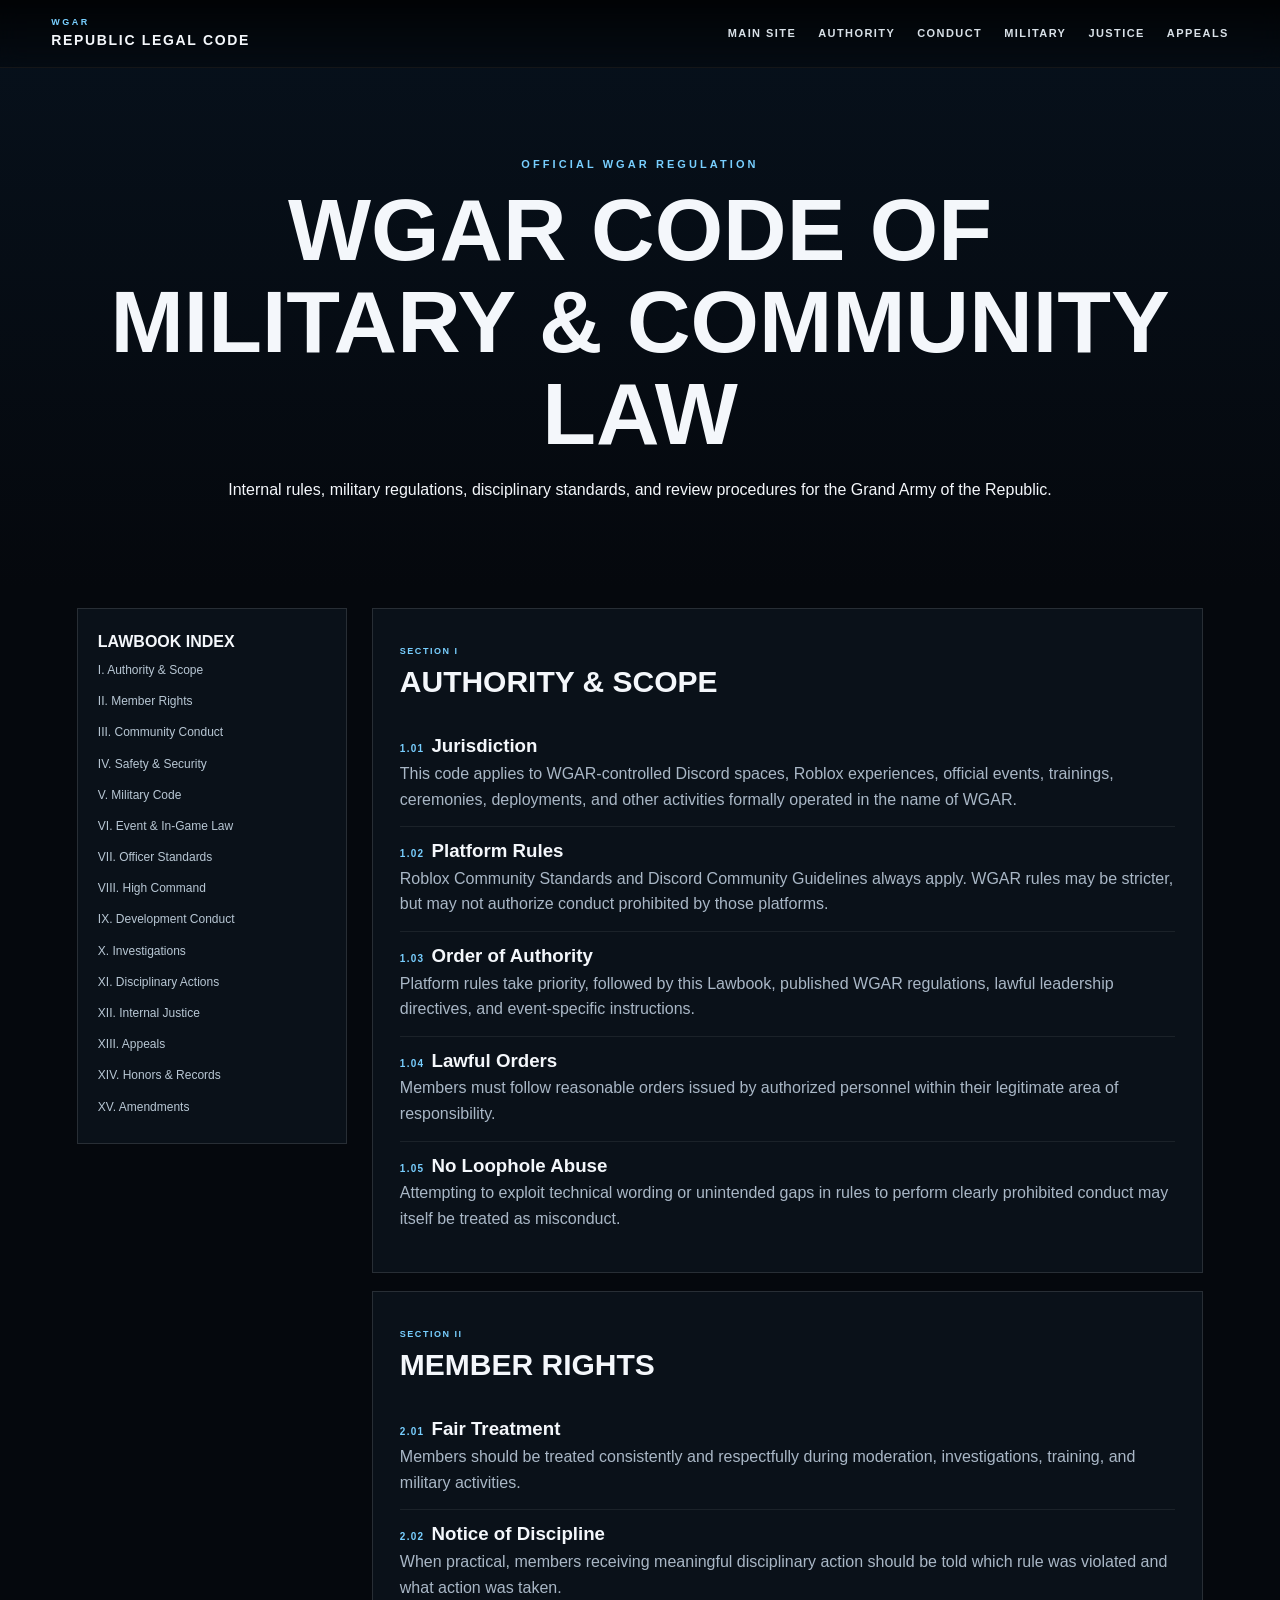
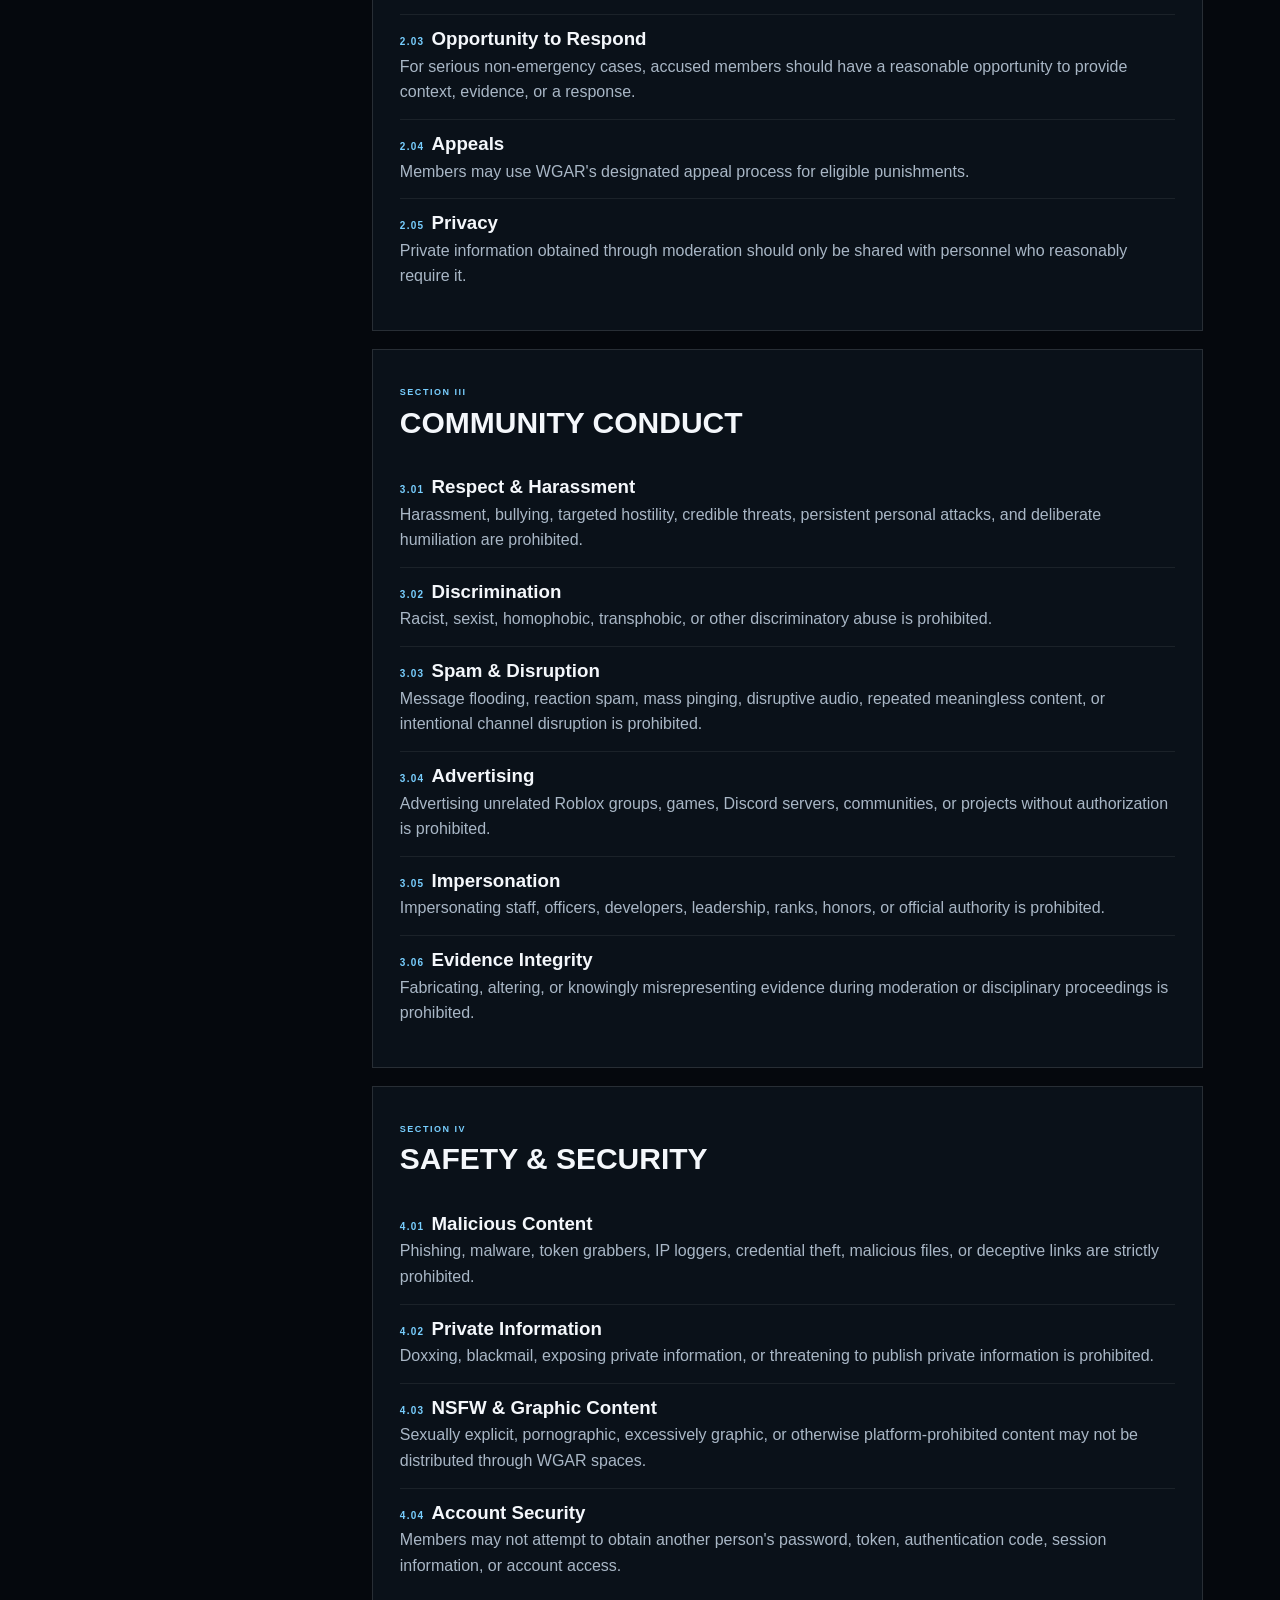
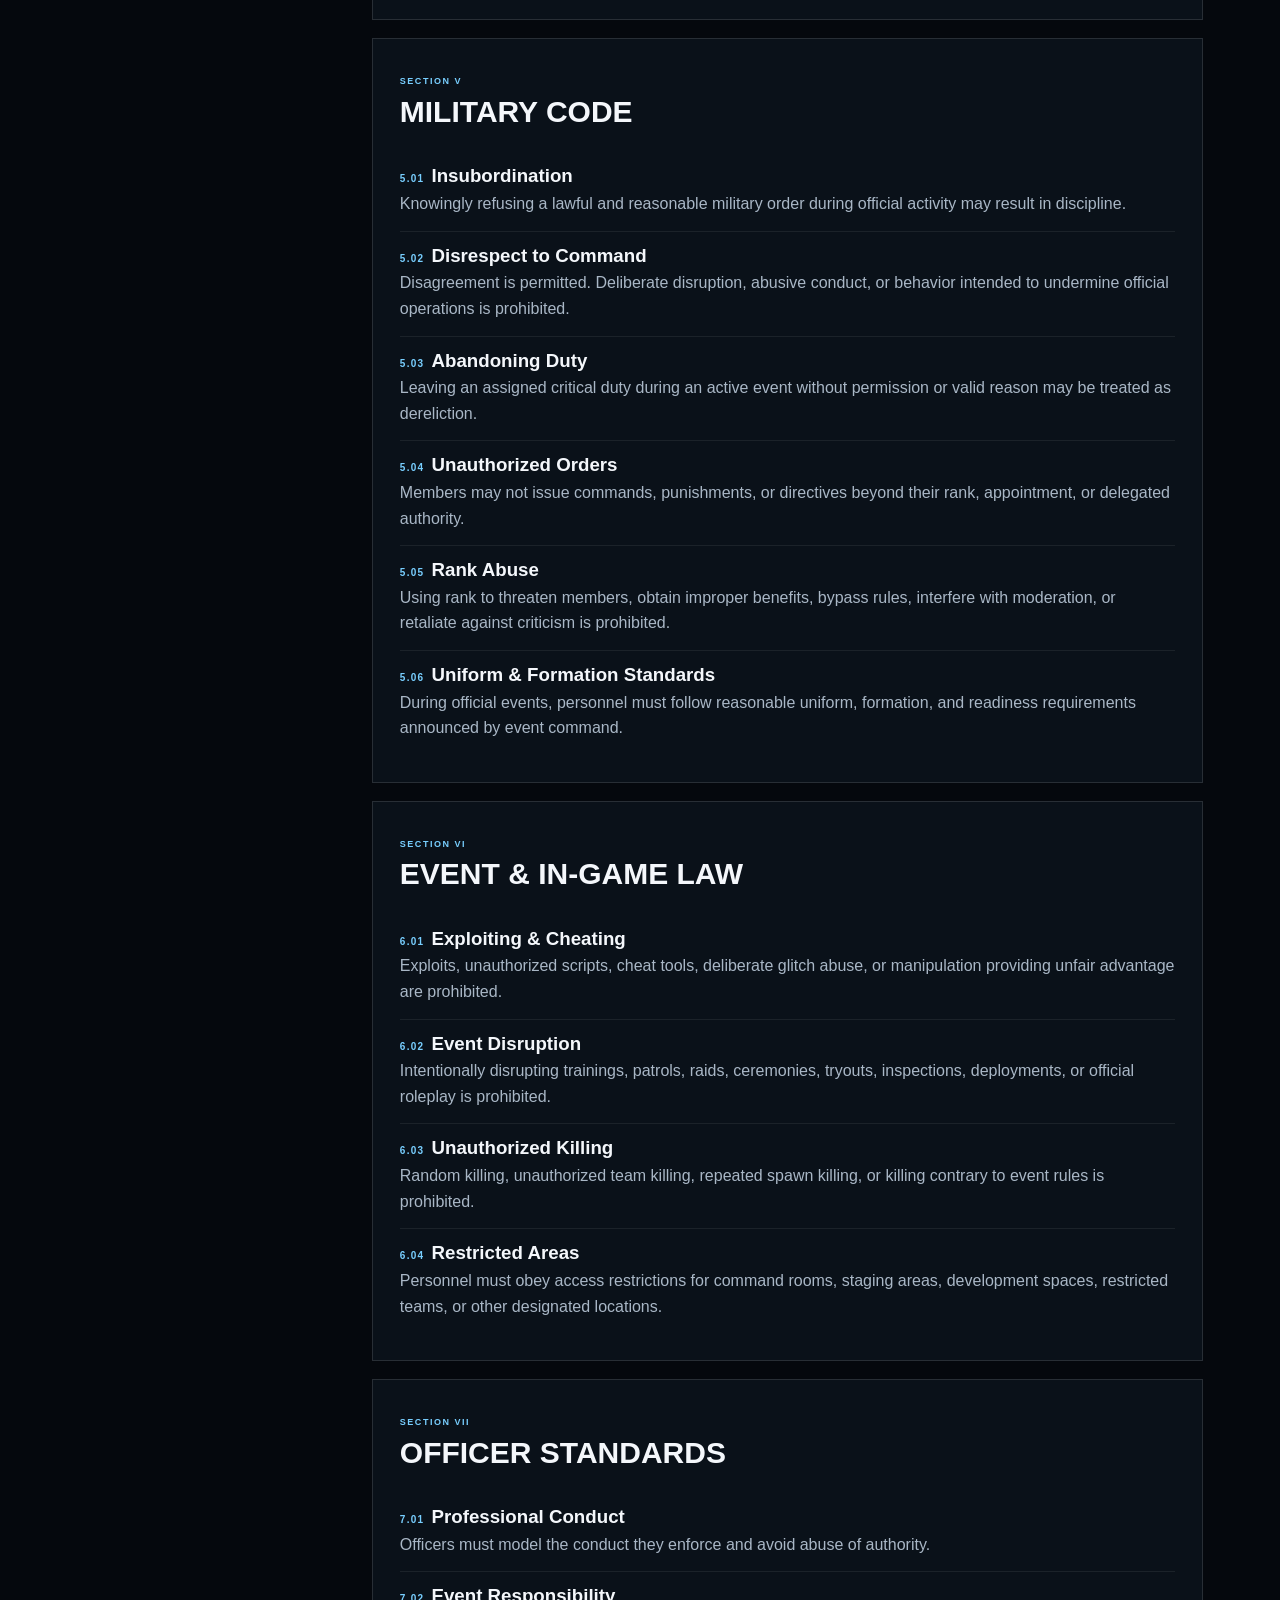
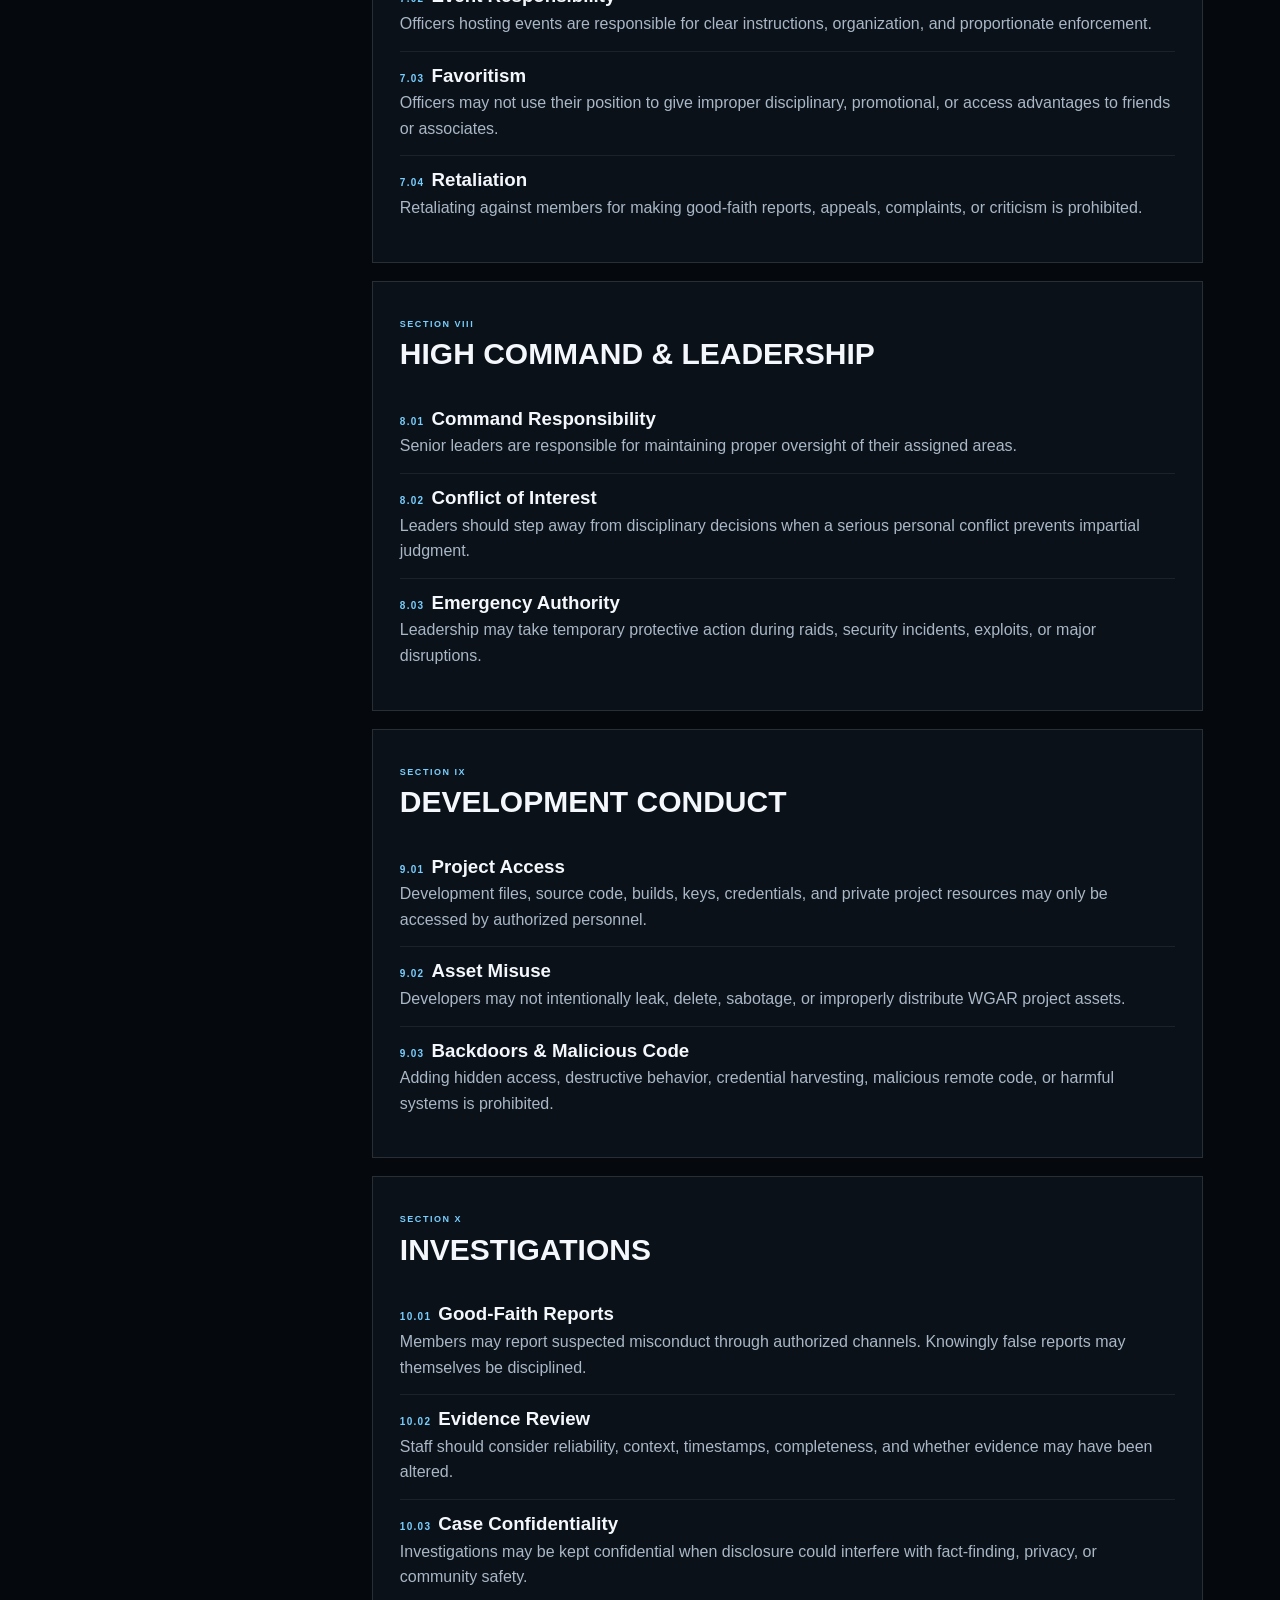
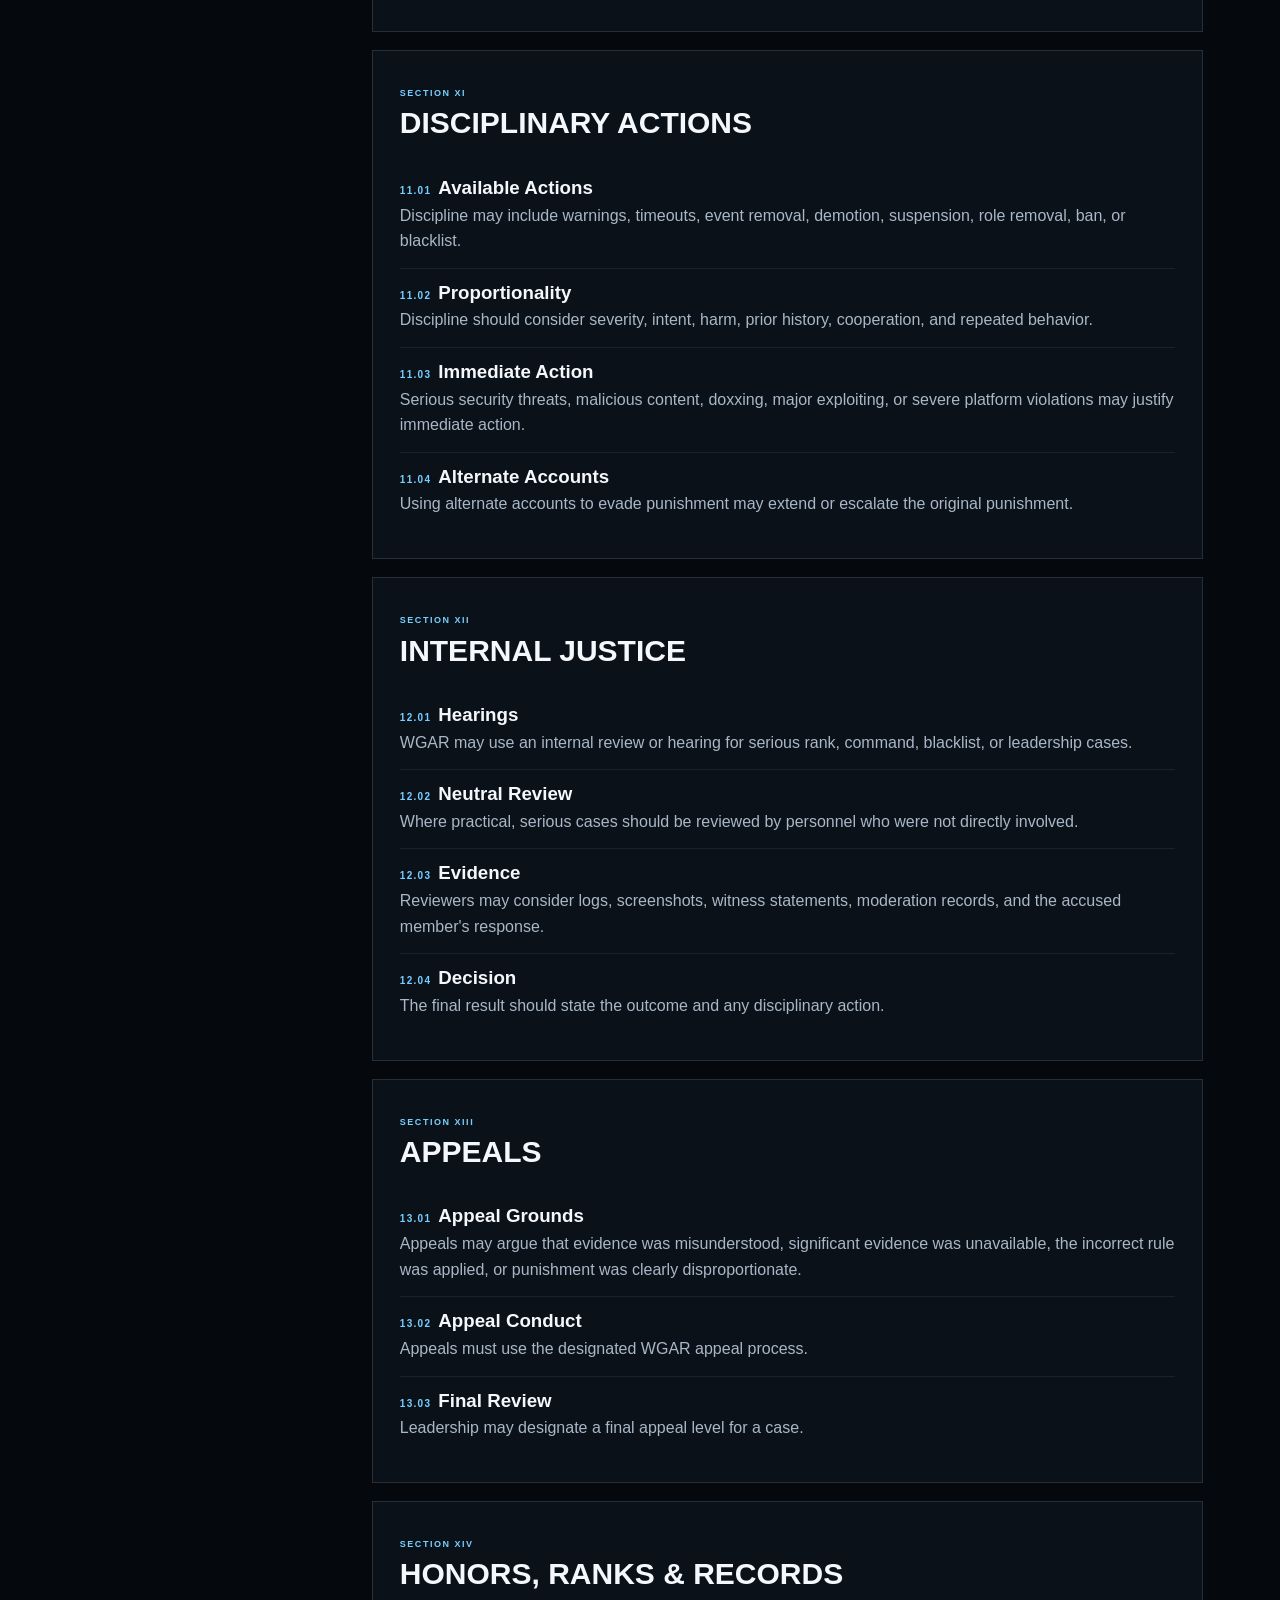
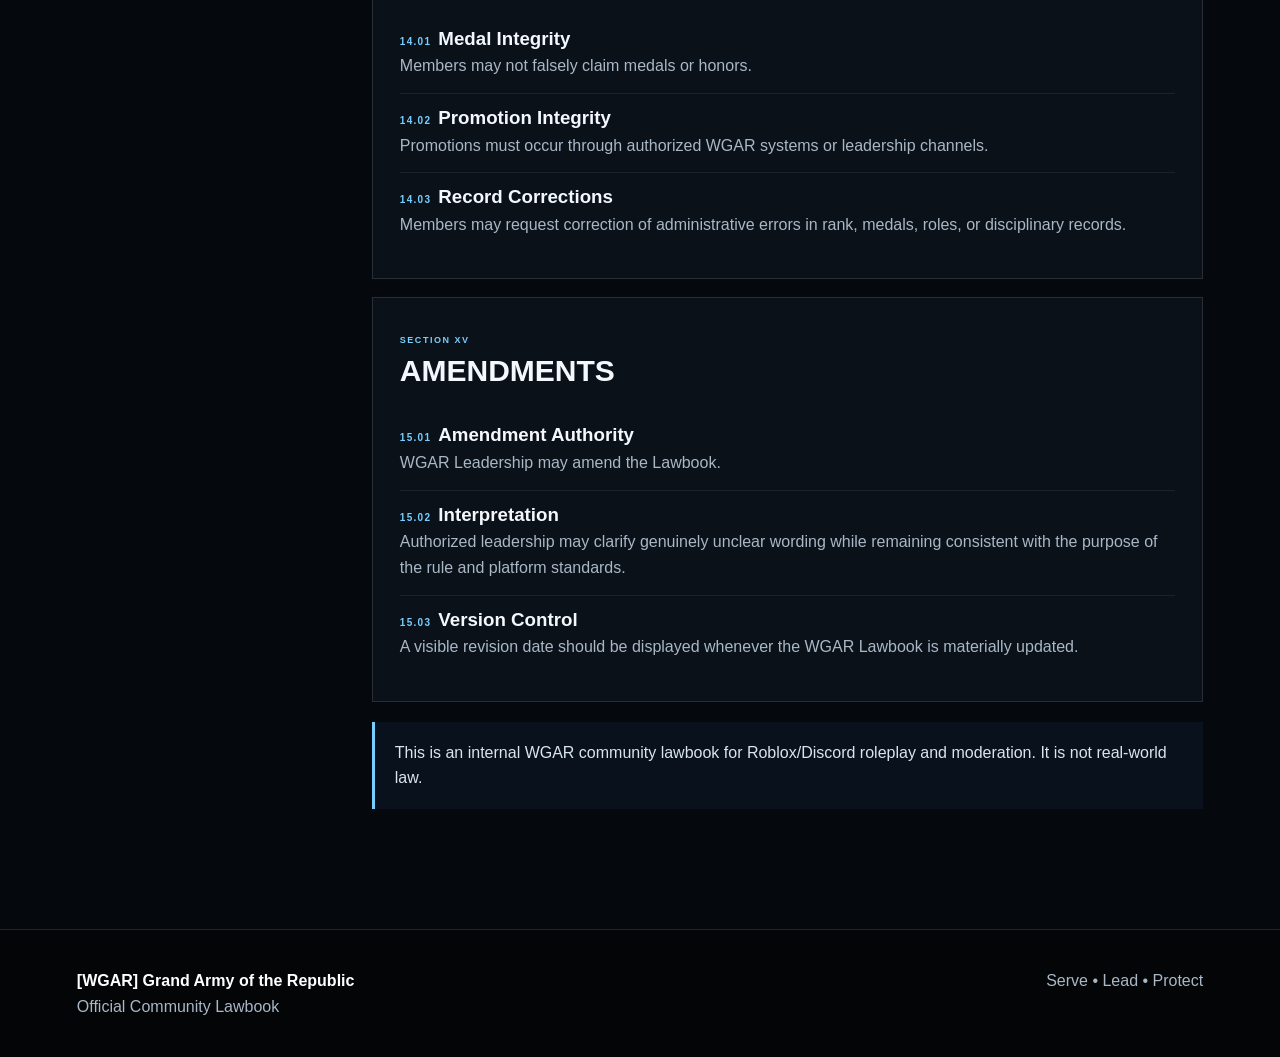
<file: laws.html>
<!doctype html><html lang="en"><head><meta charset="utf-8"><meta name="viewport" content="width=device-width,initial-scale=1">
<title>WGAR Lawbook</title><link rel="stylesheet" href="styles.css"></head><body>
<header class="site-nav"><a class="brand" href="index.html"><small>WGAR</small>Republic Legal Code</a>
<button class="menu" onclick="document.querySelector('.nav-links').classList.toggle('open')">MENU</button>
<nav class="nav-links"><a href="index.html">Main Site</a><a href="#authority">Authority</a><a href="#conduct">Conduct</a><a href="#military">Military</a><a href="#justice">Justice</a><a href="#appeals">Appeals</a></nav></header>
<section class="law-hero"><span class="eyebrow">Official WGAR Regulation</span><h1>WGAR Code of Military & Community Law</h1><p>Internal rules, military regulations, disciplinary standards, and review procedures for the Grand Army of the Republic.</p></section>
<div class="law-layout"><aside class="toc"><strong>LAWBOOK INDEX</strong>
<a href="#authority">I. Authority & Scope</a><a href="#rights">II. Member Rights</a><a href="#conduct">III. Community Conduct</a><a href="#security">IV. Safety & Security</a>
<a href="#military">V. Military Code</a><a href="#events">VI. Event & In-Game Law</a><a href="#officers">VII. Officer Standards</a><a href="#hicom">VIII. High Command</a>
<a href="#development">IX. Development Conduct</a><a href="#investigations">X. Investigations</a><a href="#penalties">XI. Disciplinary Actions</a><a href="#justice">XII. Internal Justice</a>
<a href="#appeals">XIII. Appeals</a><a href="#records">XIV. Honors & Records</a><a href="#amendments">XV. Amendments</a></aside><main>
<section id="authority" class="law-section"><span class="tag">SECTION I</span><h2>Authority & Scope</h2><div class="law-item"><h3><span class="law-code">1.01</span>Jurisdiction</h3><p>This code applies to WGAR-controlled Discord spaces, Roblox experiences, official events, trainings, ceremonies, deployments, and other activities formally operated in the name of WGAR.</p></div><div class="law-item"><h3><span class="law-code">1.02</span>Platform Rules</h3><p>Roblox Community Standards and Discord Community Guidelines always apply. WGAR rules may be stricter, but may not authorize conduct prohibited by those platforms.</p></div><div class="law-item"><h3><span class="law-code">1.03</span>Order of Authority</h3><p>Platform rules take priority, followed by this Lawbook, published WGAR regulations, lawful leadership directives, and event-specific instructions.</p></div><div class="law-item"><h3><span class="law-code">1.04</span>Lawful Orders</h3><p>Members must follow reasonable orders issued by authorized personnel within their legitimate area of responsibility.</p></div><div class="law-item"><h3><span class="law-code">1.05</span>No Loophole Abuse</h3><p>Attempting to exploit technical wording or unintended gaps in rules to perform clearly prohibited conduct may itself be treated as misconduct.</p></div></section><section id="rights" class="law-section"><span class="tag">SECTION II</span><h2>Member Rights</h2><div class="law-item"><h3><span class="law-code">2.01</span>Fair Treatment</h3><p>Members should be treated consistently and respectfully during moderation, investigations, training, and military activities.</p></div><div class="law-item"><h3><span class="law-code">2.02</span>Notice of Discipline</h3><p>When practical, members receiving meaningful disciplinary action should be told which rule was violated and what action was taken.</p></div><div class="law-item"><h3><span class="law-code">2.03</span>Opportunity to Respond</h3><p>For serious non-emergency cases, accused members should have a reasonable opportunity to provide context, evidence, or a response.</p></div><div class="law-item"><h3><span class="law-code">2.04</span>Appeals</h3><p>Members may use WGAR's designated appeal process for eligible punishments.</p></div><div class="law-item"><h3><span class="law-code">2.05</span>Privacy</h3><p>Private information obtained through moderation should only be shared with personnel who reasonably require it.</p></div></section><section id="conduct" class="law-section"><span class="tag">SECTION III</span><h2>Community Conduct</h2><div class="law-item"><h3><span class="law-code">3.01</span>Respect & Harassment</h3><p>Harassment, bullying, targeted hostility, credible threats, persistent personal attacks, and deliberate humiliation are prohibited.</p></div><div class="law-item"><h3><span class="law-code">3.02</span>Discrimination</h3><p>Racist, sexist, homophobic, transphobic, or other discriminatory abuse is prohibited.</p></div><div class="law-item"><h3><span class="law-code">3.03</span>Spam & Disruption</h3><p>Message flooding, reaction spam, mass pinging, disruptive audio, repeated meaningless content, or intentional channel disruption is prohibited.</p></div><div class="law-item"><h3><span class="law-code">3.04</span>Advertising</h3><p>Advertising unrelated Roblox groups, games, Discord servers, communities, or projects without authorization is prohibited.</p></div><div class="law-item"><h3><span class="law-code">3.05</span>Impersonation</h3><p>Impersonating staff, officers, developers, leadership, ranks, honors, or official authority is prohibited.</p></div><div class="law-item"><h3><span class="law-code">3.06</span>Evidence Integrity</h3><p>Fabricating, altering, or knowingly misrepresenting evidence during moderation or disciplinary proceedings is prohibited.</p></div></section><section id="security" class="law-section"><span class="tag">SECTION IV</span><h2>Safety & Security</h2><div class="law-item"><h3><span class="law-code">4.01</span>Malicious Content</h3><p>Phishing, malware, token grabbers, IP loggers, credential theft, malicious files, or deceptive links are strictly prohibited.</p></div><div class="law-item"><h3><span class="law-code">4.02</span>Private Information</h3><p>Doxxing, blackmail, exposing private information, or threatening to publish private information is prohibited.</p></div><div class="law-item"><h3><span class="law-code">4.03</span>NSFW & Graphic Content</h3><p>Sexually explicit, pornographic, excessively graphic, or otherwise platform-prohibited content may not be distributed through WGAR spaces.</p></div><div class="law-item"><h3><span class="law-code">4.04</span>Account Security</h3><p>Members may not attempt to obtain another person's password, token, authentication code, session information, or account access.</p></div></section><section id="military" class="law-section"><span class="tag">SECTION V</span><h2>Military Code</h2><div class="law-item"><h3><span class="law-code">5.01</span>Insubordination</h3><p>Knowingly refusing a lawful and reasonable military order during official activity may result in discipline.</p></div><div class="law-item"><h3><span class="law-code">5.02</span>Disrespect to Command</h3><p>Disagreement is permitted. Deliberate disruption, abusive conduct, or behavior intended to undermine official operations is prohibited.</p></div><div class="law-item"><h3><span class="law-code">5.03</span>Abandoning Duty</h3><p>Leaving an assigned critical duty during an active event without permission or valid reason may be treated as dereliction.</p></div><div class="law-item"><h3><span class="law-code">5.04</span>Unauthorized Orders</h3><p>Members may not issue commands, punishments, or directives beyond their rank, appointment, or delegated authority.</p></div><div class="law-item"><h3><span class="law-code">5.05</span>Rank Abuse</h3><p>Using rank to threaten members, obtain improper benefits, bypass rules, interfere with moderation, or retaliate against criticism is prohibited.</p></div><div class="law-item"><h3><span class="law-code">5.06</span>Uniform & Formation Standards</h3><p>During official events, personnel must follow reasonable uniform, formation, and readiness requirements announced by event command.</p></div></section><section id="events" class="law-section"><span class="tag">SECTION VI</span><h2>Event & In-Game Law</h2><div class="law-item"><h3><span class="law-code">6.01</span>Exploiting & Cheating</h3><p>Exploits, unauthorized scripts, cheat tools, deliberate glitch abuse, or manipulation providing unfair advantage are prohibited.</p></div><div class="law-item"><h3><span class="law-code">6.02</span>Event Disruption</h3><p>Intentionally disrupting trainings, patrols, raids, ceremonies, tryouts, inspections, deployments, or official roleplay is prohibited.</p></div><div class="law-item"><h3><span class="law-code">6.03</span>Unauthorized Killing</h3><p>Random killing, unauthorized team killing, repeated spawn killing, or killing contrary to event rules is prohibited.</p></div><div class="law-item"><h3><span class="law-code">6.04</span>Restricted Areas</h3><p>Personnel must obey access restrictions for command rooms, staging areas, development spaces, restricted teams, or other designated locations.</p></div></section><section id="officers" class="law-section"><span class="tag">SECTION VII</span><h2>Officer Standards</h2><div class="law-item"><h3><span class="law-code">7.01</span>Professional Conduct</h3><p>Officers must model the conduct they enforce and avoid abuse of authority.</p></div><div class="law-item"><h3><span class="law-code">7.02</span>Event Responsibility</h3><p>Officers hosting events are responsible for clear instructions, organization, and proportionate enforcement.</p></div><div class="law-item"><h3><span class="law-code">7.03</span>Favoritism</h3><p>Officers may not use their position to give improper disciplinary, promotional, or access advantages to friends or associates.</p></div><div class="law-item"><h3><span class="law-code">7.04</span>Retaliation</h3><p>Retaliating against members for making good-faith reports, appeals, complaints, or criticism is prohibited.</p></div></section><section id="hicom" class="law-section"><span class="tag">SECTION VIII</span><h2>High Command & Leadership</h2><div class="law-item"><h3><span class="law-code">8.01</span>Command Responsibility</h3><p>Senior leaders are responsible for maintaining proper oversight of their assigned areas.</p></div><div class="law-item"><h3><span class="law-code">8.02</span>Conflict of Interest</h3><p>Leaders should step away from disciplinary decisions when a serious personal conflict prevents impartial judgment.</p></div><div class="law-item"><h3><span class="law-code">8.03</span>Emergency Authority</h3><p>Leadership may take temporary protective action during raids, security incidents, exploits, or major disruptions.</p></div></section><section id="development" class="law-section"><span class="tag">SECTION IX</span><h2>Development Conduct</h2><div class="law-item"><h3><span class="law-code">9.01</span>Project Access</h3><p>Development files, source code, builds, keys, credentials, and private project resources may only be accessed by authorized personnel.</p></div><div class="law-item"><h3><span class="law-code">9.02</span>Asset Misuse</h3><p>Developers may not intentionally leak, delete, sabotage, or improperly distribute WGAR project assets.</p></div><div class="law-item"><h3><span class="law-code">9.03</span>Backdoors & Malicious Code</h3><p>Adding hidden access, destructive behavior, credential harvesting, malicious remote code, or harmful systems is prohibited.</p></div></section><section id="investigations" class="law-section"><span class="tag">SECTION X</span><h2>Investigations</h2><div class="law-item"><h3><span class="law-code">10.01</span>Good-Faith Reports</h3><p>Members may report suspected misconduct through authorized channels. Knowingly false reports may themselves be disciplined.</p></div><div class="law-item"><h3><span class="law-code">10.02</span>Evidence Review</h3><p>Staff should consider reliability, context, timestamps, completeness, and whether evidence may have been altered.</p></div><div class="law-item"><h3><span class="law-code">10.03</span>Case Confidentiality</h3><p>Investigations may be kept confidential when disclosure could interfere with fact-finding, privacy, or community safety.</p></div></section><section id="penalties" class="law-section"><span class="tag">SECTION XI</span><h2>Disciplinary Actions</h2><div class="law-item"><h3><span class="law-code">11.01</span>Available Actions</h3><p>Discipline may include warnings, timeouts, event removal, demotion, suspension, role removal, ban, or blacklist.</p></div><div class="law-item"><h3><span class="law-code">11.02</span>Proportionality</h3><p>Discipline should consider severity, intent, harm, prior history, cooperation, and repeated behavior.</p></div><div class="law-item"><h3><span class="law-code">11.03</span>Immediate Action</h3><p>Serious security threats, malicious content, doxxing, major exploiting, or severe platform violations may justify immediate action.</p></div><div class="law-item"><h3><span class="law-code">11.04</span>Alternate Accounts</h3><p>Using alternate accounts to evade punishment may extend or escalate the original punishment.</p></div></section><section id="justice" class="law-section"><span class="tag">SECTION XII</span><h2>Internal Justice</h2><div class="law-item"><h3><span class="law-code">12.01</span>Hearings</h3><p>WGAR may use an internal review or hearing for serious rank, command, blacklist, or leadership cases.</p></div><div class="law-item"><h3><span class="law-code">12.02</span>Neutral Review</h3><p>Where practical, serious cases should be reviewed by personnel who were not directly involved.</p></div><div class="law-item"><h3><span class="law-code">12.03</span>Evidence</h3><p>Reviewers may consider logs, screenshots, witness statements, moderation records, and the accused member's response.</p></div><div class="law-item"><h3><span class="law-code">12.04</span>Decision</h3><p>The final result should state the outcome and any disciplinary action.</p></div></section><section id="appeals" class="law-section"><span class="tag">SECTION XIII</span><h2>Appeals</h2><div class="law-item"><h3><span class="law-code">13.01</span>Appeal Grounds</h3><p>Appeals may argue that evidence was misunderstood, significant evidence was unavailable, the incorrect rule was applied, or punishment was clearly disproportionate.</p></div><div class="law-item"><h3><span class="law-code">13.02</span>Appeal Conduct</h3><p>Appeals must use the designated WGAR appeal process.</p></div><div class="law-item"><h3><span class="law-code">13.03</span>Final Review</h3><p>Leadership may designate a final appeal level for a case.</p></div></section><section id="records" class="law-section"><span class="tag">SECTION XIV</span><h2>Honors, Ranks & Records</h2><div class="law-item"><h3><span class="law-code">14.01</span>Medal Integrity</h3><p>Members may not falsely claim medals or honors.</p></div><div class="law-item"><h3><span class="law-code">14.02</span>Promotion Integrity</h3><p>Promotions must occur through authorized WGAR systems or leadership channels.</p></div><div class="law-item"><h3><span class="law-code">14.03</span>Record Corrections</h3><p>Members may request correction of administrative errors in rank, medals, roles, or disciplinary records.</p></div></section><section id="amendments" class="law-section"><span class="tag">SECTION XV</span><h2>Amendments</h2><div class="law-item"><h3><span class="law-code">15.01</span>Amendment Authority</h3><p>WGAR Leadership may amend the Lawbook.</p></div><div class="law-item"><h3><span class="law-code">15.02</span>Interpretation</h3><p>Authorized leadership may clarify genuinely unclear wording while remaining consistent with the purpose of the rule and platform standards.</p></div><div class="law-item"><h3><span class="law-code">15.03</span>Version Control</h3><p>A visible revision date should be displayed whenever the WGAR Lawbook is materially updated.</p></div></section><div class="notice">This is an internal WGAR community lawbook for Roblox/Discord roleplay and moderation. It is not real-world law.</div>
</main></div><footer><div><strong>[WGAR] Grand Army of the Republic</strong><br>Official Community Lawbook</div><div>Serve • Lead • Protect</div></footer></body></html>
</file>
<file: styles.css>
:root{
  --bg:#05080d;--panel:#0a1018;--panel2:#0d1722;--text:#f4f7fb;--muted:#a9b7c6;
  --line:rgba(255,255,255,.12);--blue:#78cfff;--blue2:#2398dd;--white:#fff;
}
*{box-sizing:border-box}
html{scroll-behavior:smooth}
body{margin:0;background:var(--bg);color:var(--text);font-family:Inter,Segoe UI,Arial,sans-serif;line-height:1.6}
a{color:inherit}.site-nav{position:fixed;z-index:100;top:0;left:0;right:0;display:flex;align-items:center;justify-content:space-between;
padding:15px 4%;background:linear-gradient(180deg,rgba(0,0,0,.82),rgba(0,0,0,.28));backdrop-filter:blur(10px);border-bottom:1px solid rgba(255,255,255,.08)}
.brand{text-decoration:none;font-weight:900;letter-spacing:.12em;text-transform:uppercase;font-size:14px}.brand small{display:block;color:var(--blue);font-size:9px;letter-spacing:.28em}
.nav-links{display:flex;gap:22px;align-items:center}.nav-links a{text-decoration:none;text-transform:uppercase;font-weight:700;font-size:11px;letter-spacing:.13em;color:#d9e1e8}
.nav-links a:hover{color:white}.menu{display:none;background:transparent;border:1px solid var(--line);color:white;padding:7px 10px;border-radius:5px}

.hero,.image-section{position:relative;background-size:cover;background-position:center;isolation:isolate}
.hero{min-height:100vh;background-image:url('assets/backgrounds/hero.png');display:flex;align-items:flex-end;padding:120px 6% 90px}
.hero::before,.image-section::before{content:"";position:absolute;inset:0;z-index:-1;background:linear-gradient(180deg,rgba(0,0,0,.25),rgba(0,0,0,.78) 75%,#05080d)}
.hero-copy{max-width:820px}.eyebrow{color:var(--blue);font-size:11px;letter-spacing:.28em;font-weight:900;text-transform:uppercase}
h1,h2,h3{line-height:1.05}.hero h1{font-size:clamp(52px,8vw,108px);text-transform:uppercase;letter-spacing:-.055em;margin:8px 0}
.hero h1 span{display:block;font-size:.45em;letter-spacing:.02em;color:#dcecf7}.hero p{max-width:660px;color:#d4dee7;font-size:18px}
.motto{font-weight:900;letter-spacing:.2em;text-transform:uppercase;font-size:13px!important}.actions{display:flex;gap:12px;flex-wrap:wrap;margin-top:26px}
.btn{display:inline-block;text-decoration:none;padding:13px 18px;border:1px solid rgba(255,255,255,.45);font-size:11px;font-weight:900;letter-spacing:.12em;text-transform:uppercase;background:rgba(0,0,0,.25)}
.btn.primary{background:#f4f7fb;color:#07111b;border-color:#fff}.btn:hover{transform:translateY(-2px)}

.section{padding:90px 6%;max-width:1500px;margin:auto}.section-head{display:flex;justify-content:space-between;gap:30px;align-items:end;margin-bottom:35px}
.section-head h2{font-size:clamp(36px,5vw,67px);margin:0;text-transform:uppercase;letter-spacing:-.04em}.section-head p{max-width:620px;color:var(--muted)}
.grid{display:grid;grid-template-columns:repeat(3,1fr);gap:18px}.grid.two{grid-template-columns:repeat(2,1fr)}
.card{background:linear-gradient(180deg,rgba(15,24,34,.95),rgba(7,12,18,.98));border:1px solid var(--line);padding:25px;min-height:185px;position:relative;overflow:hidden}
.card::after{content:"";position:absolute;left:0;bottom:0;width:0;height:2px;background:var(--blue);transition:.25s}.card:hover::after{width:100%}
.card h3{margin:8px 0;font-size:21px}.card p{color:var(--muted)}.tag{display:inline-block;font-size:9px;letter-spacing:.17em;color:var(--blue);font-weight:900;text-transform:uppercase}
.stats{display:grid;grid-template-columns:repeat(4,1fr);gap:12px}.stat{border-top:2px solid var(--blue);background:#0a1119;padding:22px}.stat strong,.stat span{display:block}.stat span{font-size:12px;color:var(--muted)}
.image-section{min-height:72vh;padding:100px 6%;display:flex;align-items:center}.community{background-image:url('assets/backgrounds/community.png')}.divisions-bg{background-image:url('assets/backgrounds/divisions.png');background-position:center 35%}
.image-section::before{background:linear-gradient(90deg,rgba(0,0,0,.82),rgba(0,0,0,.28)),linear-gradient(180deg,rgba(0,0,0,.15),rgba(0,0,0,.78))}
.image-copy{max-width:700px}.image-copy h2{font-size:clamp(42px,6vw,78px);text-transform:uppercase;margin:8px 0}.image-copy p{color:#d4dee7}

.divisions-wrap{background:#05080d;padding-bottom:100px}.division-grid{max-width:1500px;margin:-100px auto 0;padding:0 6%;display:grid;grid-template-columns:repeat(4,1fr);gap:15px;position:relative;z-index:2}
.division-card{position:relative;aspect-ratio:1/1;overflow:hidden;background:#111;border:1px solid rgba(255,255,255,.12);cursor:default}
.division-card img{width:100%;height:100%;object-fit:cover;transition:transform .4s,filter .4s}.division-card:hover img{transform:scale(1.07);filter:brightness(.55)}
.division-overlay{position:absolute;inset:0;display:flex;flex-direction:column;justify-content:flex-end;padding:18px;background:linear-gradient(180deg,transparent 30%,rgba(0,0,0,.9));transition:.3s}
.division-card h3{margin:0;text-transform:uppercase;font-size:20px}.division-card p{margin:6px 0 0;font-size:12px;color:#d0d8df;max-height:0;opacity:0;overflow:hidden;transition:.3s}
.division-card:hover p{max-height:100px;opacity:1}.division-card .tag{margin-bottom:7px}

.rules-list{display:grid;grid-template-columns:repeat(3,1fr);gap:15px}.notice{padding:18px 20px;border-left:3px solid var(--blue);background:#09121c;color:#d9e5ee;margin:20px 0}
.links{display:grid;grid-template-columns:repeat(4,1fr);gap:15px}.link-card{display:block;text-decoration:none;padding:25px;background:#0b1119;border:1px solid var(--line)}
.link-card strong,.link-card span{display:block}.link-card span{font-size:9px;color:var(--blue);letter-spacing:.16em;text-transform:uppercase}.link-card strong{font-size:20px;margin-top:5px}
footer{border-top:1px solid var(--line);padding:38px 6%;display:flex;justify-content:space-between;gap:20px;color:var(--muted);background:#030507}footer strong{color:white}

.law-hero{padding:150px 6% 70px;background:linear-gradient(180deg,#07111c,#05080d);text-align:center}.law-hero h1{font-size:clamp(46px,7vw,88px);text-transform:uppercase;margin:8px auto;max-width:1100px}
.law-layout{display:grid;grid-template-columns:270px 1fr;gap:25px;max-width:1500px;margin:auto;padding:20px 6% 100px}.toc{position:sticky;top:90px;align-self:start;background:#0a1119;border:1px solid var(--line);padding:20px}
.toc a{display:block;text-decoration:none;color:#b8c7d4;font-size:12px;padding:6px 0}.toc a:hover{color:white}.law-section{scroll-margin-top:100px;margin-bottom:18px;background:#0a1119;border:1px solid var(--line);padding:27px}
.law-section h2{font-size:30px;text-transform:uppercase;margin-top:4px}.law-item{padding:14px 0;border-bottom:1px solid rgba(255,255,255,.07)}.law-item:last-child{border-bottom:0}.law-item h3{margin:0 0 5px}
.law-code{color:var(--blue);font-size:10px;letter-spacing:.13em;margin-right:7px}.law-item p{margin:0;color:var(--muted)}

@media(max-width:1050px){.division-grid{grid-template-columns:repeat(3,1fr)}.grid,.rules-list,.links{grid-template-columns:repeat(2,1fr)}.law-layout{grid-template-columns:1fr}.toc{position:static}}
@media(max-width:760px){.nav-links{display:none;position:absolute;top:65px;left:0;right:0;padding:18px 5%;background:#05080d;flex-direction:column;align-items:flex-start}.nav-links.open{display:flex}.menu{display:block}.section-head{display:block}.stats{grid-template-columns:repeat(2,1fr)}.division-grid{grid-template-columns:repeat(2,1fr);margin-top:-60px}}
@media(max-width:520px){.grid,.grid.two,.rules-list,.links,.stats,.division-grid{grid-template-columns:1fr}.hero{padding:100px 5% 70px}.section{padding:65px 5%}.image-section{padding:80px 5%}.division-grid{padding:0 5%;margin-top:-40px}footer{flex-direction:column}}

/* Division readability improvements */
.division-grid{grid-template-columns:repeat(auto-fit,minmax(220px,1fr));}
.division-card{min-height:285px;}
.division-overlay{background:linear-gradient(180deg,rgba(0,0,0,.02) 20%,rgba(0,0,0,.94) 85%);}
.division-card h3{font-size:21px;letter-spacing:.02em;}
.division-card p{line-height:1.45;}
</file>
